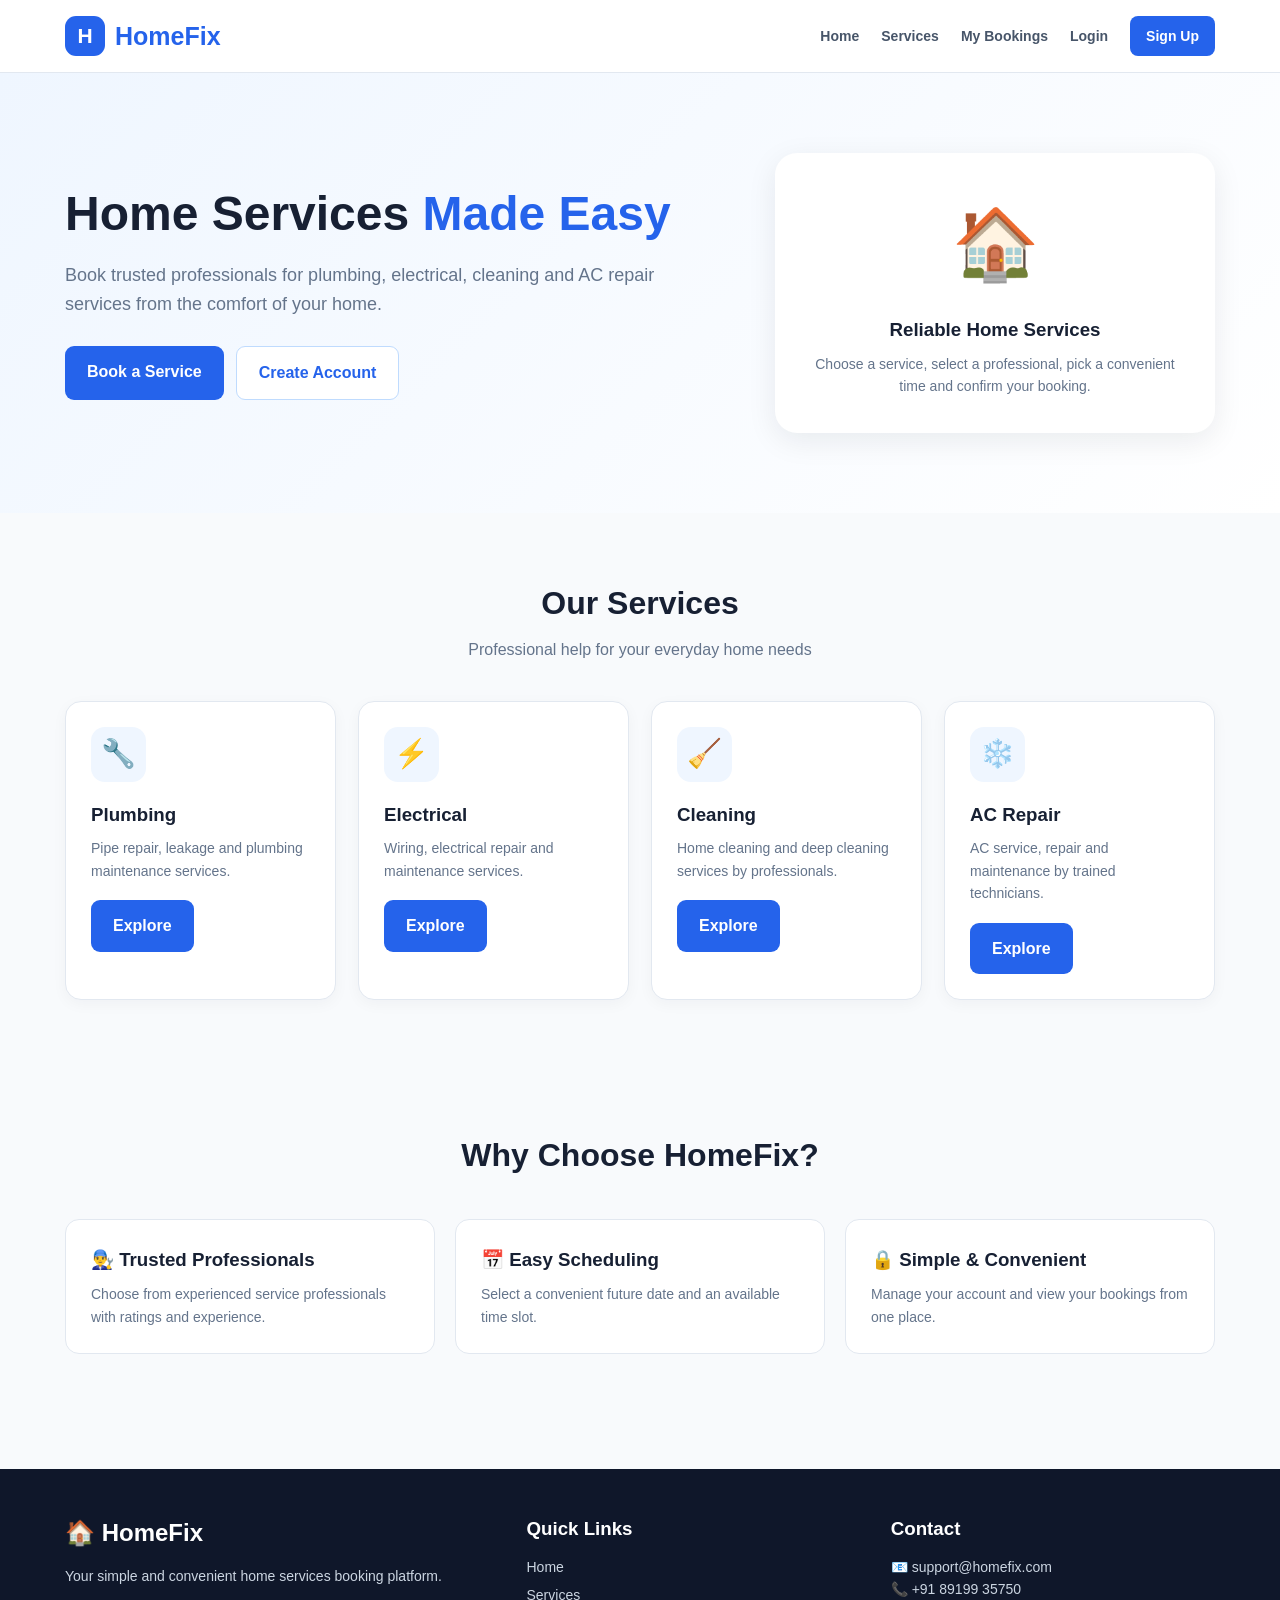
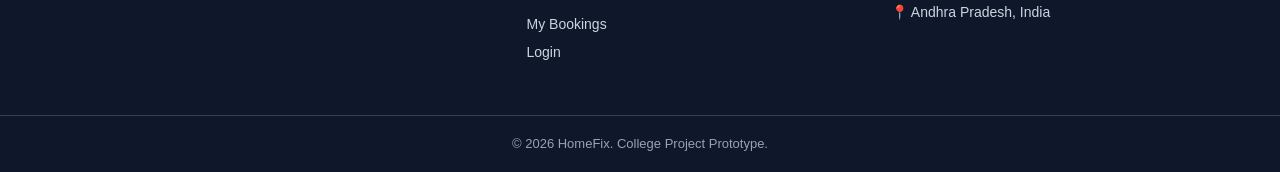
<file: index.html>
<!DOCTYPE html>
<html lang="en">

<head>

    <meta charset="UTF-8">

    <meta
        name="viewport"
        content="width=device-width, initial-scale=1.0">

    <title>HomeFix - Home Services</title>

    <link
        rel="stylesheet"
        href="style.css">

</head>


<body>


<header>

    <div class="container navbar">

        <a href="index.html" class="logo">

            <span class="logo-mark">H</span>

            HomeFix

        </a>


        <nav class="nav-links">

            <a href="index.html">Home</a>

            <a href="services.html">Services</a>

            <a href="bookings.html">My Bookings</a>

            <a
                id="userName"
                class="user-name"
                style="display:none;">
            </a>

            <a
                id="loginLink"
                href="login.html">
                Login
            </a>

            <a
                id="signupLink"
                href="signup.html"
                class="nav-button">
                Sign Up
            </a>

            <a
                id="logoutLink"
                href="#"
                onclick="logoutUser(); return false;"
                style="display:none;">
                Logout
            </a>

        </nav>

    </div>

</header>



<section class="hero">

    <div class="container hero-content">

        <div>

            <h1>
                Home Services
                <span>Made Easy</span>
            </h1>

            <p>
                Book trusted professionals for plumbing,
                electrical, cleaning and AC repair services
                from the comfort of your home.
            </p>


            <div class="hero-buttons">

                <a
                    href="services.html"
                    class="primary-button">
                    Book a Service
                </a>

                <a
                    href="signup.html"
                    class="secondary-button">
                    Create Account
                </a>

            </div>

        </div>


        <div class="hero-card">

            <div class="hero-icon">
                🏠
            </div>

            <h3>
                Reliable Home Services
            </h3>

            <p>
                Choose a service, select a professional,
                pick a convenient time and confirm your booking.
            </p>

        </div>

    </div>

</section>



<section class="section">

    <div class="container">

        <div class="section-title">

            <h2>
                Our Services
            </h2>

            <p>
                Professional help for your everyday home needs
            </p>

        </div>


        <div class="service-grid">


            <div class="service-card">

                <div class="service-icon">🔧</div>

                <h3>Plumbing</h3>

                <p>
                    Pipe repair, leakage and plumbing
                    maintenance services.
                </p>

                <a
                    href="services.html"
                    class="primary-button">
                    Explore
                </a>

            </div>


            <div class="service-card">

                <div class="service-icon">⚡</div>

                <h3>Electrical</h3>

                <p>
                    Wiring, electrical repair and
                    maintenance services.
                </p>

                <a
                    href="services.html"
                    class="primary-button">
                    Explore
                </a>

            </div>


            <div class="service-card">

                <div class="service-icon">🧹</div>

                <h3>Cleaning</h3>

                <p>
                    Home cleaning and deep cleaning
                    services by professionals.
                </p>

                <a
                    href="services.html"
                    class="primary-button">
                    Explore
                </a>

            </div>


            <div class="service-card">

                <div class="service-icon">❄️</div>

                <h3>AC Repair</h3>

                <p>
                    AC service, repair and maintenance
                    by trained technicians.
                </p>

                <a
                    href="services.html"
                    class="primary-button">
                    Explore
                </a>

            </div>

        </div>

    </div>

</section>



<section class="section">

    <div class="container">

        <div class="section-title">

            <h2>
                Why Choose HomeFix?
            </h2>

        </div>


        <div class="info-grid">

            <div class="info-card">

                <h3>👨‍🔧 Trusted Professionals</h3>

                <p>
                    Choose from experienced service
                    professionals with ratings and experience.
                </p>

            </div>


            <div class="info-card">

                <h3>📅 Easy Scheduling</h3>

                <p>
                    Select a convenient future date and
                    an available time slot.
                </p>

            </div>


            <div class="info-card">

                <h3>🔒 Simple & Convenient</h3>

                <p>
                    Manage your account and view your
                    bookings from one place.
                </p>

            </div>

        </div>

    </div>

</section>



<footer>

    <div class="container footer-content">

        <div>

            <div class="footer-logo">
                🏠 HomeFix
            </div>

            <p>
                Your simple and convenient home
                services booking platform.
            </p>

        </div>


        <div>

            <h3>Quick Links</h3>

            <a href="index.html">Home</a>

            <a href="services.html">Services</a>

            <a href="bookings.html">My Bookings</a>

            <a href="login.html">Login</a>

        </div>


        <div>

            <h3>Contact</h3>

            <p>📧 support@homefix.com</p>

            <p>📞 +91 89199 35750</p>

            <p>📍 Andhra Pradesh, India</p>

        </div>

    </div>


    <div class="footer-bottom">

        © 2026 HomeFix. College Project Prototype.

    </div>

</footer>


<script src="script.js"></script>

</body>

</html>
</file>
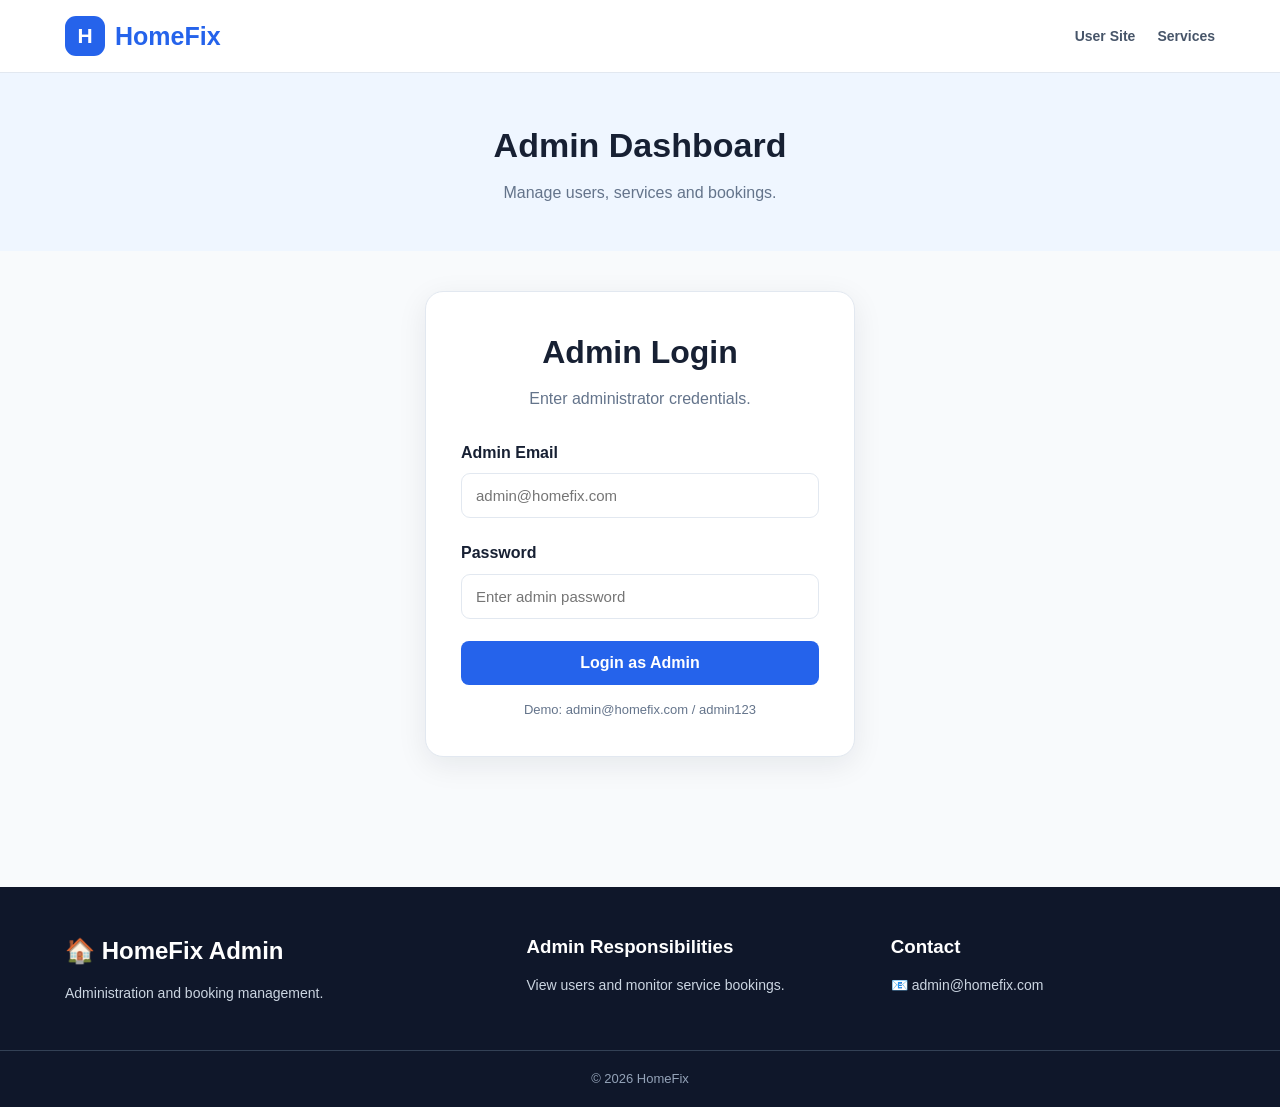
<file: admin.html>
<!DOCTYPE html>
<html lang="en">

<head>

    <meta charset="UTF-8">

    <meta
        name="viewport"
        content="width=device-width, initial-scale=1.0">

    <title>Admin - HomeFix</title>

    <link
        rel="stylesheet"
        href="style.css">

</head>


<body>


<header>

    <div class="container navbar">

        <a href="index.html" class="logo">

            <span class="logo-mark">
                H
            </span>

            HomeFix

        </a>


        <nav class="nav-links">

            <a href="index.html">
                User Site
            </a>

            <a href="services.html">
                Services
            </a>

        </nav>

    </div>

</header>



<section class="page-banner">

    <div class="container">

        <h1>
            Admin Dashboard
        </h1>

        <p>
            Manage users, services and bookings.
        </p>

    </div>

</section>



<main class="container admin-section">


    <!-- ADMIN LOGIN -->

    <div
        id="adminLoginBox"
        class="auth-card"
        style="margin:0 auto 40px auto;">

        <h1>
            Admin Login
        </h1>

        <p class="auth-subtitle">
            Enter administrator credentials.
        </p>


        <div class="form-group">

            <label>
                Admin Email
            </label>

            <input
                type="email"
                id="adminEmail"
                class="form-control"
                placeholder="admin@homefix.com">

        </div>


        <div class="form-group">

            <label>
                Password
            </label>

            <input
                type="password"
                id="adminPassword"
                class="form-control"
                placeholder="Enter admin password">

        </div>


        <button
            class="auth-button"
            onclick="adminLogin()">

            Login as Admin

        </button>


        <p
            id="adminMessage"
            class="auth-message">
        </p>


        <p
            style="font-size:13px;color:#64748b;text-align:center;margin-top:15px;">
            Demo: admin@homefix.com / admin123
        </p>

    </div>



    <!-- ADMIN DASHBOARD -->

    <div
        id="adminDashboard"
        style="display:none;">


        <div class="admin-grid">


            <div class="admin-stat">

                <span>
                    Registered Users
                </span>

                <h2 id="usersCount">
                    0
                </h2>

            </div>


            <div class="admin-stat">

                <span>
                    Total Bookings
                </span>

                <h2 id="bookingsCount">
                    0
                </h2>

            </div>


            <div class="admin-stat">

                <span>
                    Services
                </span>

                <h2 id="servicesCount">
                    0
                </h2>

            </div>

        </div>



        <div
            style="display:flex;justify-content:space-between;align-items:center;margin-bottom:15px;">

            <h2>
                All Bookings
            </h2>

            <button
                class="secondary-button"
                onclick="adminLogout()">

                Admin Logout

            </button>

        </div>



        <div class="admin-table-wrapper">

            <table class="admin-table">

                <thead>

                    <tr>

                        <th>User</th>

                        <th>Service</th>

                        <th>Provider</th>

                        <th>Date</th>

                        <th>Time</th>

                        <th>Payment</th>

                        <th>Status</th>

                    </tr>

                </thead>


                <tbody
                    id="adminBookingTable">

                </tbody>

            </table>

        </div>

    </div>

</main>



<footer>

    <div class="container footer-content">

        <div>

            <div class="footer-logo">
                🏠 HomeFix Admin
            </div>

            <p>
                Administration and booking management.
            </p>

        </div>


        <div>

            <h3>Admin Responsibilities</h3>

            <p>
                View users and monitor service bookings.
            </p>

        </div>


        <div>

            <h3>Contact</h3>

            <p>
                📧 admin@homefix.com
            </p>

        </div>

    </div>


    <div class="footer-bottom">
        © 2026 HomeFix
    </div>

</footer>


<script src="script.js"></script>

</body>

</html>
</file>
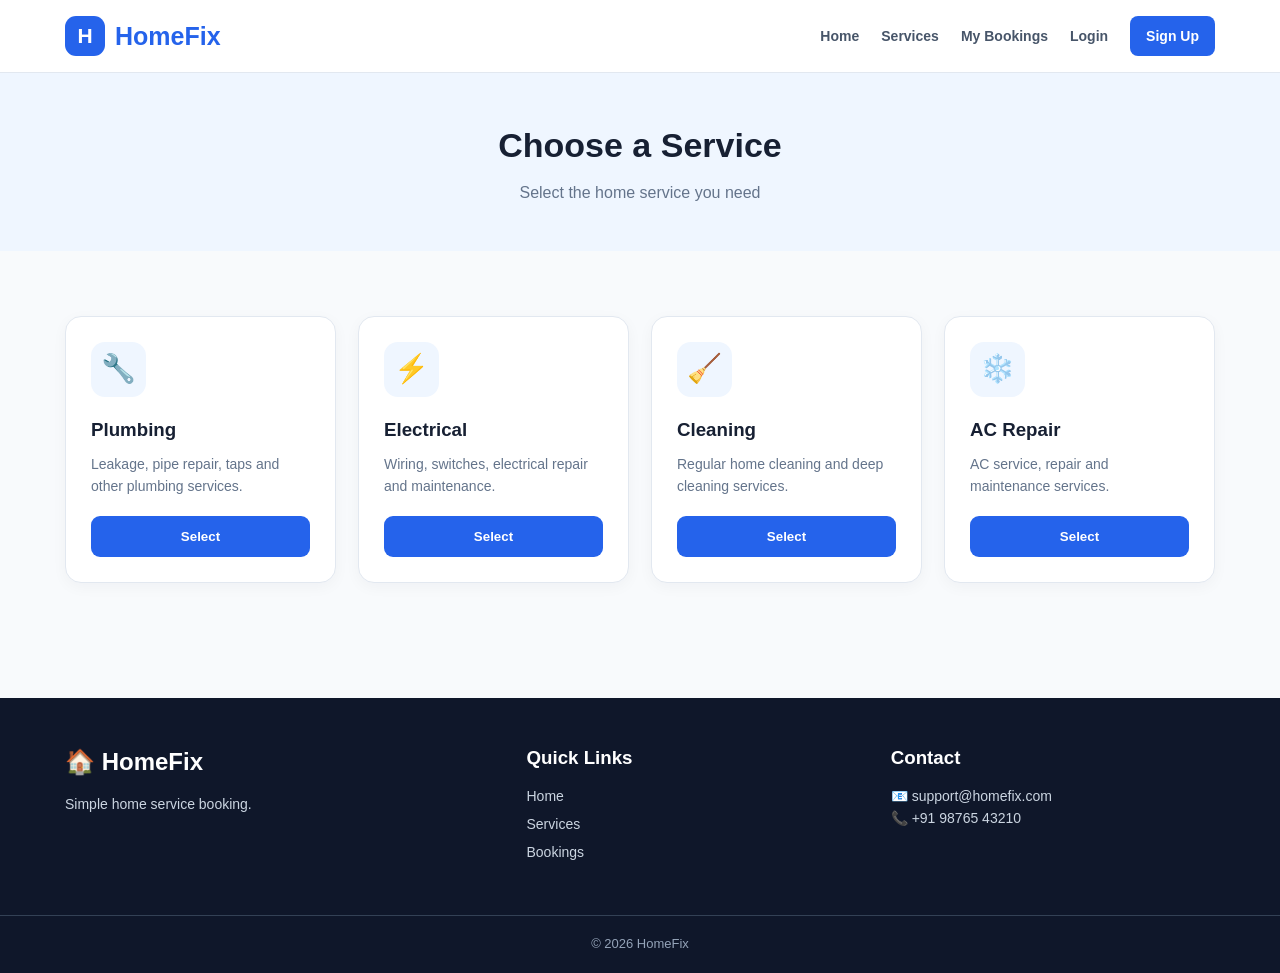
<file: booking.html>
<!DOCTYPE html>
<html lang="en">

<head>

    <meta charset="UTF-8">

    <meta
        name="viewport"
        content="width=device-width, initial-scale=1.0">

    <title>Book Service - HomeFix</title>

    <link
        rel="stylesheet"
        href="style.css">

</head>


<body>


<header>

    <div class="container navbar">

        <a href="index.html" class="logo">
            <span class="logo-mark">H</span>
            HomeFix
        </a>

        <nav class="nav-links">

            <a href="index.html">Home</a>

            <a href="services.html">Services</a>

            <a href="bookings.html">My Bookings</a>

            <a
                id="userName"
                class="user-name"
                style="display:none;">
            </a>

            <a
                id="logoutLink"
                href="#"
                onclick="logoutUser(); return false;"
                style="display:none;">
                Logout
            </a>

        </nav>

    </div>

</header>



<div class="container booking-wrapper">

    <div class="booking-card">

        <h1>
            Complete Your Booking
        </h1>

        <p style="color:#64748b; margin-bottom:25px;">
            Select your date, time and payment method.
        </p>


        <div class="booking-summary">

            <p>
                <strong>Service:</strong>
                <span id="bookingService"></span>
            </p>

            <p>
                <strong>Professional:</strong>
                <span id="bookingProvider"></span>
            </p>

            <p>
                <strong>Starting Price:</strong>
                <span id="bookingPrice"></span>
            </p>

        </div>



        <div class="form-group">

            <label for="bookingDate">
                Select Date
            </label>

            <select
                id="bookingDate"
                class="form-control">

                <option value="">
                    Select date
                </option>

            </select>

        </div>



        <div class="form-group">

            <label>
                Select Available Time
            </label>

            <p
                style="font-size:13px;color:#64748b;margin-bottom:10px;">
                Past time slots are automatically unavailable for today.
            </p>

            <div
                id="timeSlots"
                class="time-grid">
            </div>

        </div>



        <div class="form-group">

            <label for="address">
                Service Address
            </label>

            <textarea
                id="address"
                class="form-control"
                placeholder="Enter your complete address">
            </textarea>

        </div>



        <div class="form-group">

            <label for="problem">
                Describe the Problem
            </label>

            <textarea
                id="problem"
                class="form-control"
                placeholder="Example: Kitchen tap is leaking">
            </textarea>

        </div>



        <div class="form-group">

            <label>
                Payment Method
            </label>


            <div class="payment-grid">


                <label class="payment-option">

                    <input
                        type="radio"
                        name="payment"
                        value="UPI">

                    📱 UPI

                </label>


                <label class="payment-option">

                    <input
                        type="radio"
                        name="payment"
                        value="Card">

                    💳 Card

                </label>


                <label class="payment-option">

                    <input
                        type="radio"
                        name="payment"
                        value="Cash on Service">

                    💵 Cash

                </label>


            </div>

        </div>



        <div class="total-box">

            <strong>
                Estimated Total
            </strong>

            <span
                id="totalPrice"
                class="total-price">
                ₹0
            </span>

        </div>



        <button
            class="booking-submit"
            onclick="confirmBooking()">

            Confirm Booking

        </button>

    </div>

</div>



<footer>

    <div class="container footer-content">

        <div>
            <div class="footer-logo">🏠 HomeFix</div>
            <p>
                Easy and convenient home services.
            </p>
        </div>

        <div>
            <h3>Support</h3>
            <p>📧 support@homefix.com</p>
            <p>📞 +91 98765 43210</p>
        </div>

        <div>
            <h3>Service Hours</h3>
            <p>8:00 AM - 8:00 PM</p>
            <p>Monday - Sunday</p>
        </div>

    </div>

    <div class="footer-bottom">
        © 2026 HomeFix
    </div>

</footer>


<script src="script.js"></script>

</body>

</html>
</file>
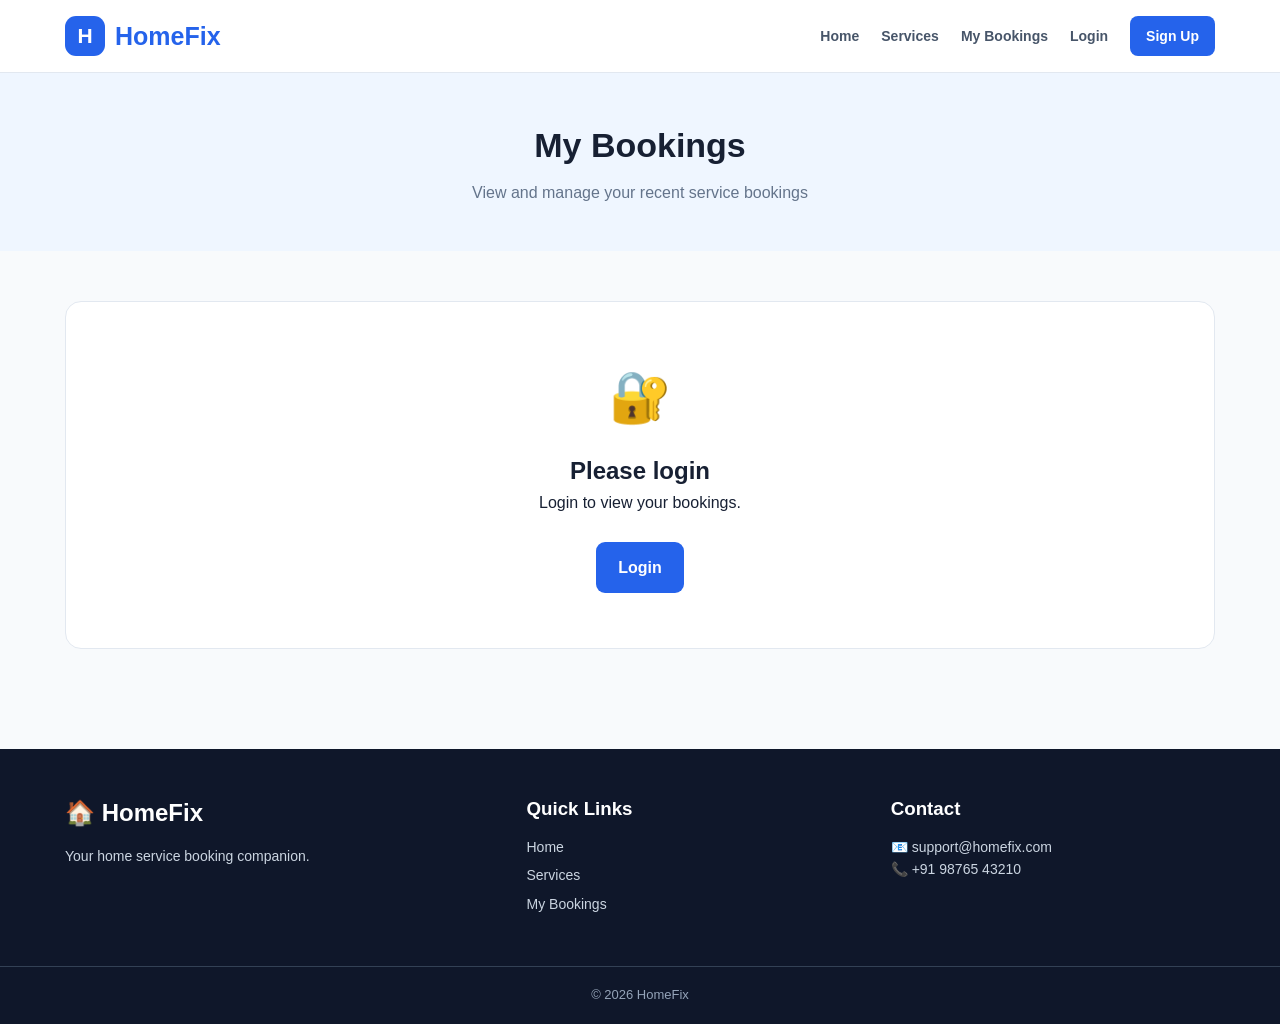
<file: bookings.html>
<!DOCTYPE html>
<html lang="en">

<head>

    <meta charset="UTF-8">

    <meta
        name="viewport"
        content="width=device-width, initial-scale=1.0">

    <title>My Bookings - HomeFix</title>

    <link
        rel="stylesheet"
        href="style.css">

</head>


<body>


<header>

    <div class="container navbar">

        <a href="index.html" class="logo">
            <span class="logo-mark">H</span>
            HomeFix
        </a>


        <nav class="nav-links">

            <a href="index.html">Home</a>

            <a href="services.html">Services</a>

            <a href="bookings.html">
                My Bookings
            </a>

            <a
                id="userName"
                class="user-name"
                style="display:none;">
            </a>

            <a
                id="loginLink"
                href="login.html">
                Login
            </a>

            <a
                id="signupLink"
                href="signup.html"
                class="nav-button">
                Sign Up
            </a>

            <a
                id="logoutLink"
                href="#"
                onclick="logoutUser(); return false;"
                style="display:none;">
                Logout
            </a>

        </nav>

    </div>

</header>



<section class="page-banner">

    <div class="container">

        <h1>
            My Bookings
        </h1>

        <p>
            View and manage your recent service bookings
        </p>

    </div>

</section>



<main class="container bookings-page">

    <div id="bookingList" class="booking-list">

    </div>

</main>



<footer>

    <div class="container footer-content">

        <div>
            <div class="footer-logo">🏠 HomeFix</div>

            <p>
                Your home service booking companion.
            </p>
        </div>


        <div>

            <h3>Quick Links</h3>

            <a href="index.html">Home</a>

            <a href="services.html">Services</a>

            <a href="bookings.html">My Bookings</a>

        </div>


        <div>

            <h3>Contact</h3>

            <p>📧 support@homefix.com</p>

            <p>📞 +91 98765 43210</p>

        </div>

    </div>


    <div class="footer-bottom">
        © 2026 HomeFix
    </div>

</footer>


<script src="script.js"></script>

</body>

</html>
</file>
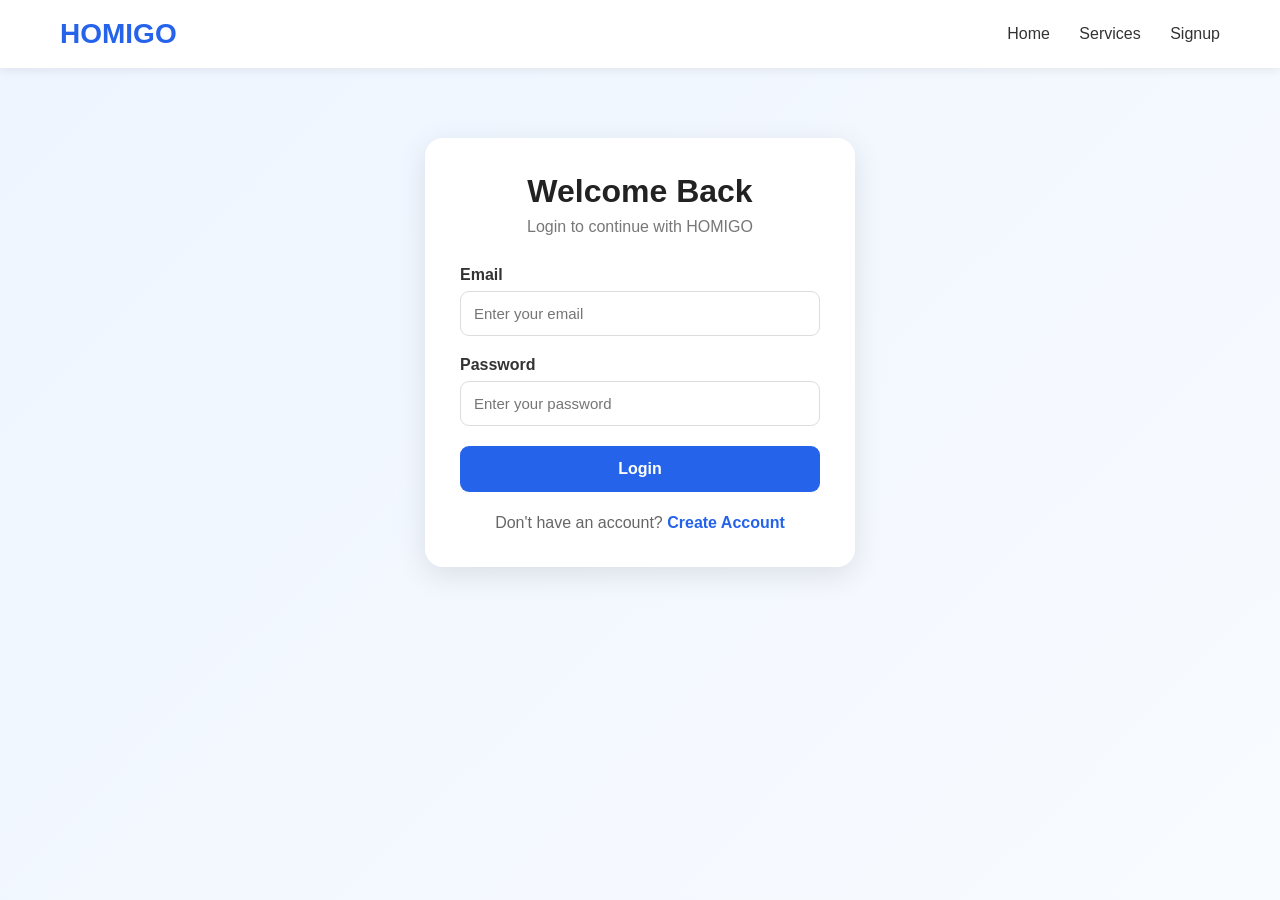
<file: login.html>
<!DOCTYPE html>
<html lang="en">

<head>
    <meta charset="UTF-8">
    <meta name="viewport" content="width=device-width, initial-scale=1.0">

    <title>Login - HOMIGO</title>

    <style>

        * {
            box-sizing: border-box;
            margin: 0;
            padding: 0;
            font-family: Arial, sans-serif;
        }

        body {
            background: linear-gradient(135deg, #eef5ff, #f8fbff);
            min-height: 100vh;
        }

        header {
            background: white;
            padding: 18px 60px;
            display: flex;
            justify-content: space-between;
            align-items: center;
            box-shadow: 0 2px 10px rgba(0,0,0,0.08);
        }

        .logo {
            font-size: 28px;
            font-weight: bold;
            color: #2563eb;
        }

        nav a {
            text-decoration: none;
            color: #333;
            margin-left: 25px;
            font-weight: 500;
        }

        nav a:hover {
            color: #2563eb;
        }

        .login-container {
            width: 100%;
            max-width: 430px;
            margin: 70px auto;
            padding: 35px;
            background: white;
            border-radius: 18px;
            box-shadow: 0 8px 30px rgba(0,0,0,0.10);
        }

        .login-container h1 {
            text-align: center;
            color: #222;
            margin-bottom: 8px;
        }

        .subtitle {
            text-align: center;
            color: #777;
            margin-bottom: 30px;
        }

        label {
            display: block;
            margin-bottom: 7px;
            font-weight: bold;
            color: #333;
        }

        input {
            width: 100%;
            padding: 13px;
            margin-bottom: 20px;
            border: 1px solid #ddd;
            border-radius: 9px;
            font-size: 15px;
            outline: none;
        }

        input:focus {
            border-color: #2563eb;
        }

        .login-button {
            width: 100%;
            padding: 14px;
            border: none;
            border-radius: 9px;
            background: #2563eb;
            color: white;
            font-size: 16px;
            font-weight: bold;
            cursor: pointer;
        }

        .login-button:hover {
            background: #1d4ed8;
        }

        #loginMessage {
            text-align: center;
            margin-top: 18px;
            font-weight: bold;
        }

        .signup-link {
            text-align: center;
            margin-top: 22px;
            color: #666;
        }

        .signup-link a {
            color: #2563eb;
            text-decoration: none;
            font-weight: bold;
        }

    </style>

</head>

<body>

    <header>

        <div class="logo">HOMIGO</div>

        <nav>
            <a href="index.html">Home</a>
            <a href="services.html">Services</a>
            <a href="signup.html">Signup</a>
        </nav>

    </header>


    <div class="login-container">

        <h1>Welcome Back</h1>

        <p class="subtitle">
            Login to continue with HOMIGO
        </p>


        <label>Email</label>

        <input
            type="email"
            id="loginEmail"
            placeholder="Enter your email"
        >


        <label>Password</label>

        <input
            type="password"
            id="loginPassword"
            placeholder="Enter your password"
        >


        <button
            class="login-button"
            onclick="loginUser()"
        >
            Login
        </button>


        <p id="loginMessage"></p>


        <p class="signup-link">
            Don't have an account?
            <a href="signup.html">Create Account</a>
        </p>

    </div>


    <script src="script.js"></script>

</body>

</html>
</file>
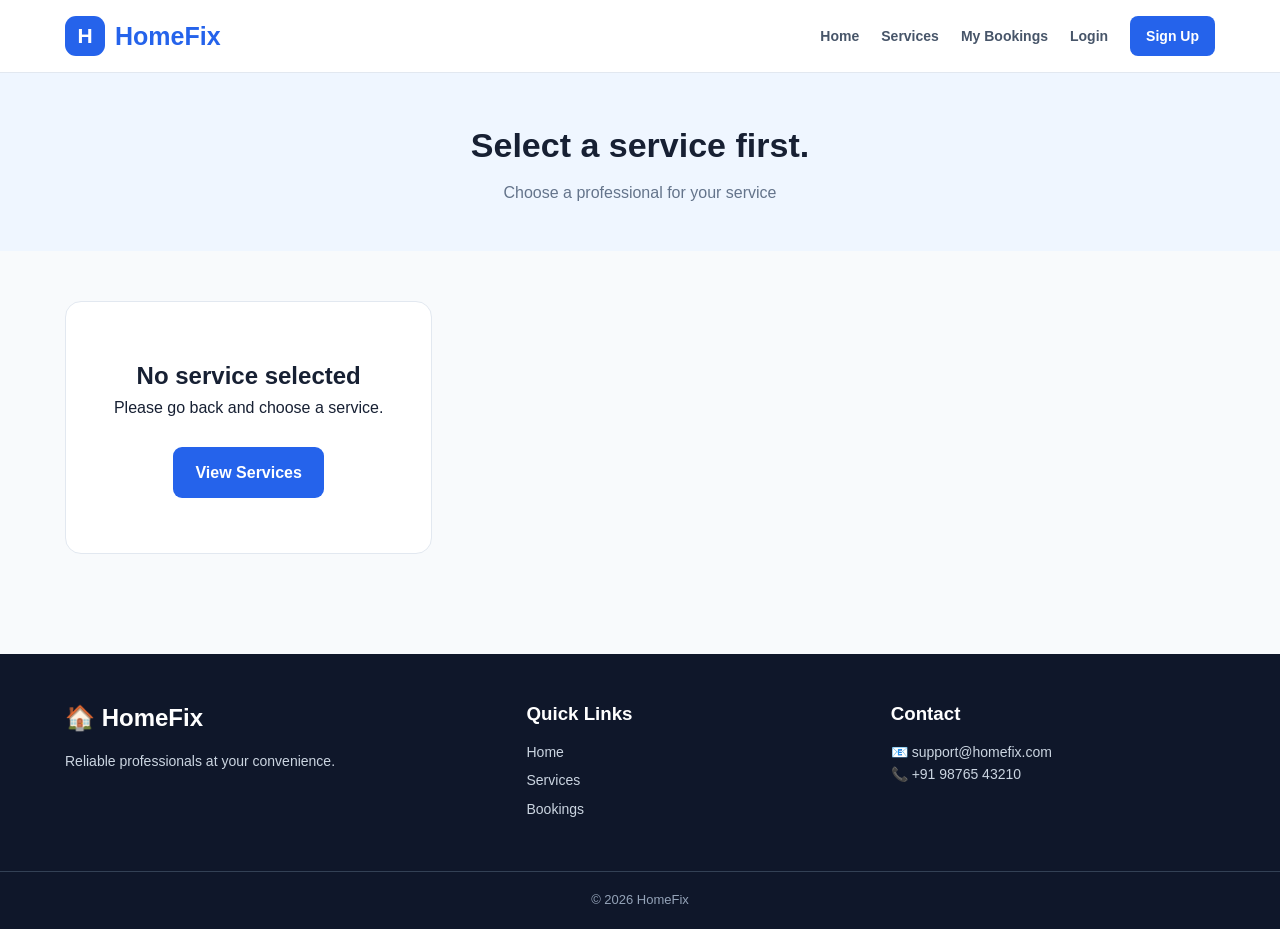
<file: providers.html>
<!DOCTYPE html>
<html lang="en">

<head>

    <meta charset="UTF-8">

    <meta
        name="viewport"
        content="width=device-width, initial-scale=1.0">

    <title>Professionals - HomeFix</title>

    <link
        rel="stylesheet"
        href="style.css">

</head>


<body>


<header>

    <div class="container navbar">

        <a href="index.html" class="logo">
            <span class="logo-mark">H</span>
            HomeFix
        </a>

        <nav class="nav-links">

            <a href="index.html">Home</a>

            <a href="services.html">Services</a>

            <a href="bookings.html">My Bookings</a>

            <a
                id="userName"
                class="user-name"
                style="display:none;">
            </a>

            <a id="loginLink" href="login.html">
                Login
            </a>

            <a
                id="signupLink"
                href="signup.html"
                class="nav-button">
                Sign Up
            </a>

            <a
                id="logoutLink"
                href="#"
                onclick="logoutUser(); return false;"
                style="display:none;">
                Logout
            </a>

        </nav>

    </div>

</header>



<section class="page-banner">

    <div class="container">

        <h1 id="serviceTitle">
            Available Professionals
        </h1>

        <p>
            Choose a professional for your service
        </p>

    </div>

</section>



<main class="container">

    <div
        id="providerGrid"
        class="provider-grid">
    </div>

</main>



<footer>

    <div class="container footer-content">

        <div>
            <div class="footer-logo">🏠 HomeFix</div>
            <p>
                Reliable professionals at your convenience.
            </p>
        </div>

        <div>
            <h3>Quick Links</h3>
            <a href="index.html">Home</a>
            <a href="services.html">Services</a>
            <a href="bookings.html">Bookings</a>
        </div>

        <div>
            <h3>Contact</h3>
            <p>📧 support@homefix.com</p>
            <p>📞 +91 98765 43210</p>
        </div>

    </div>

    <div class="footer-bottom">
        © 2026 HomeFix
    </div>

</footer>


<script src="script.js"></script>

</body>

</html>
</file>
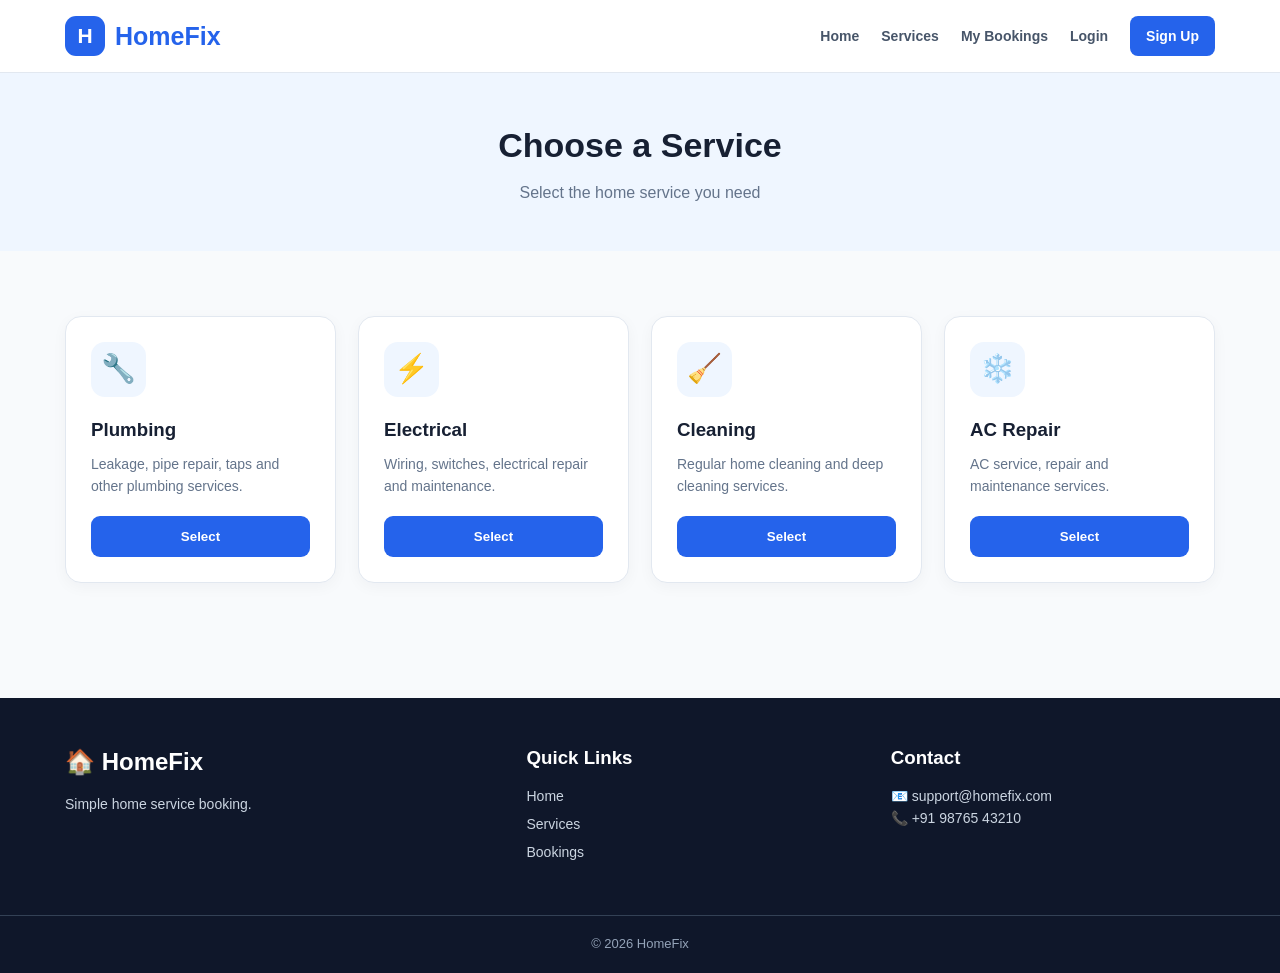
<file: services.html>
<!DOCTYPE html>
<html lang="en">

<head>

    <meta charset="UTF-8">

    <meta
        name="viewport"
        content="width=device-width, initial-scale=1.0">

    <title>Services - HomeFix</title>

    <link
        rel="stylesheet"
        href="style.css">

</head>


<body>


<header>

    <div class="container navbar">

        <a href="index.html" class="logo">
            <span class="logo-mark">H</span>
            HomeFix
        </a>


        <nav class="nav-links">

            <a href="index.html">Home</a>

            <a href="services.html">Services</a>

            <a href="bookings.html">My Bookings</a>

            <a
                id="userName"
                class="user-name"
                style="display:none;">
            </a>

            <a id="loginLink" href="login.html">
                Login
            </a>

            <a
                id="signupLink"
                href="signup.html"
                class="nav-button">
                Sign Up
            </a>

            <a
                id="logoutLink"
                href="#"
                onclick="logoutUser(); return false;"
                style="display:none;">
                Logout
            </a>

        </nav>

    </div>

</header>



<section class="page-banner">

    <div class="container">

        <h1>Choose a Service</h1>

        <p>
            Select the home service you need
        </p>

    </div>

</section>



<section class="section">

    <div class="container">

        <div class="service-grid">


            <div class="service-card">

                <div class="service-icon">🔧</div>

                <h3>Plumbing</h3>

                <p>
                    Leakage, pipe repair, taps and
                    other plumbing services.
                </p>

                <button
                    class="primary-button"
                    onclick="selectService('Plumbing')">
                    Select
                </button>

            </div>


            <div class="service-card">

                <div class="service-icon">⚡</div>

                <h3>Electrical</h3>

                <p>
                    Wiring, switches, electrical
                    repair and maintenance.
                </p>

                <button
                    class="primary-button"
                    onclick="selectService('Electrical')">
                    Select
                </button>

            </div>


            <div class="service-card">

                <div class="service-icon">🧹</div>

                <h3>Cleaning</h3>

                <p>
                    Regular home cleaning and
                    deep cleaning services.
                </p>

                <button
                    class="primary-button"
                    onclick="selectService('Cleaning')">
                    Select
                </button>

            </div>


            <div class="service-card">

                <div class="service-icon">❄️</div>

                <h3>AC Repair</h3>

                <p>
                    AC service, repair and
                    maintenance services.
                </p>

                <button
                    class="primary-button"
                    onclick="selectService('AC Repair')">
                    Select
                </button>

            </div>

        </div>

    </div>

</section>



<footer>

    <div class="container footer-content">

        <div>
            <div class="footer-logo">🏠 HomeFix</div>
            <p>
                Simple home service booking.
            </p>
        </div>

        <div>
            <h3>Quick Links</h3>
            <a href="index.html">Home</a>
            <a href="services.html">Services</a>
            <a href="bookings.html">Bookings</a>
        </div>

        <div>
            <h3>Contact</h3>
            <p>📧 support@homefix.com</p>
            <p>📞 +91 98765 43210</p>
        </div>

    </div>

    <div class="footer-bottom">
        © 2026 HomeFix
    </div>

</footer>


<script src="script.js"></script>

</body>

</html>
</file>
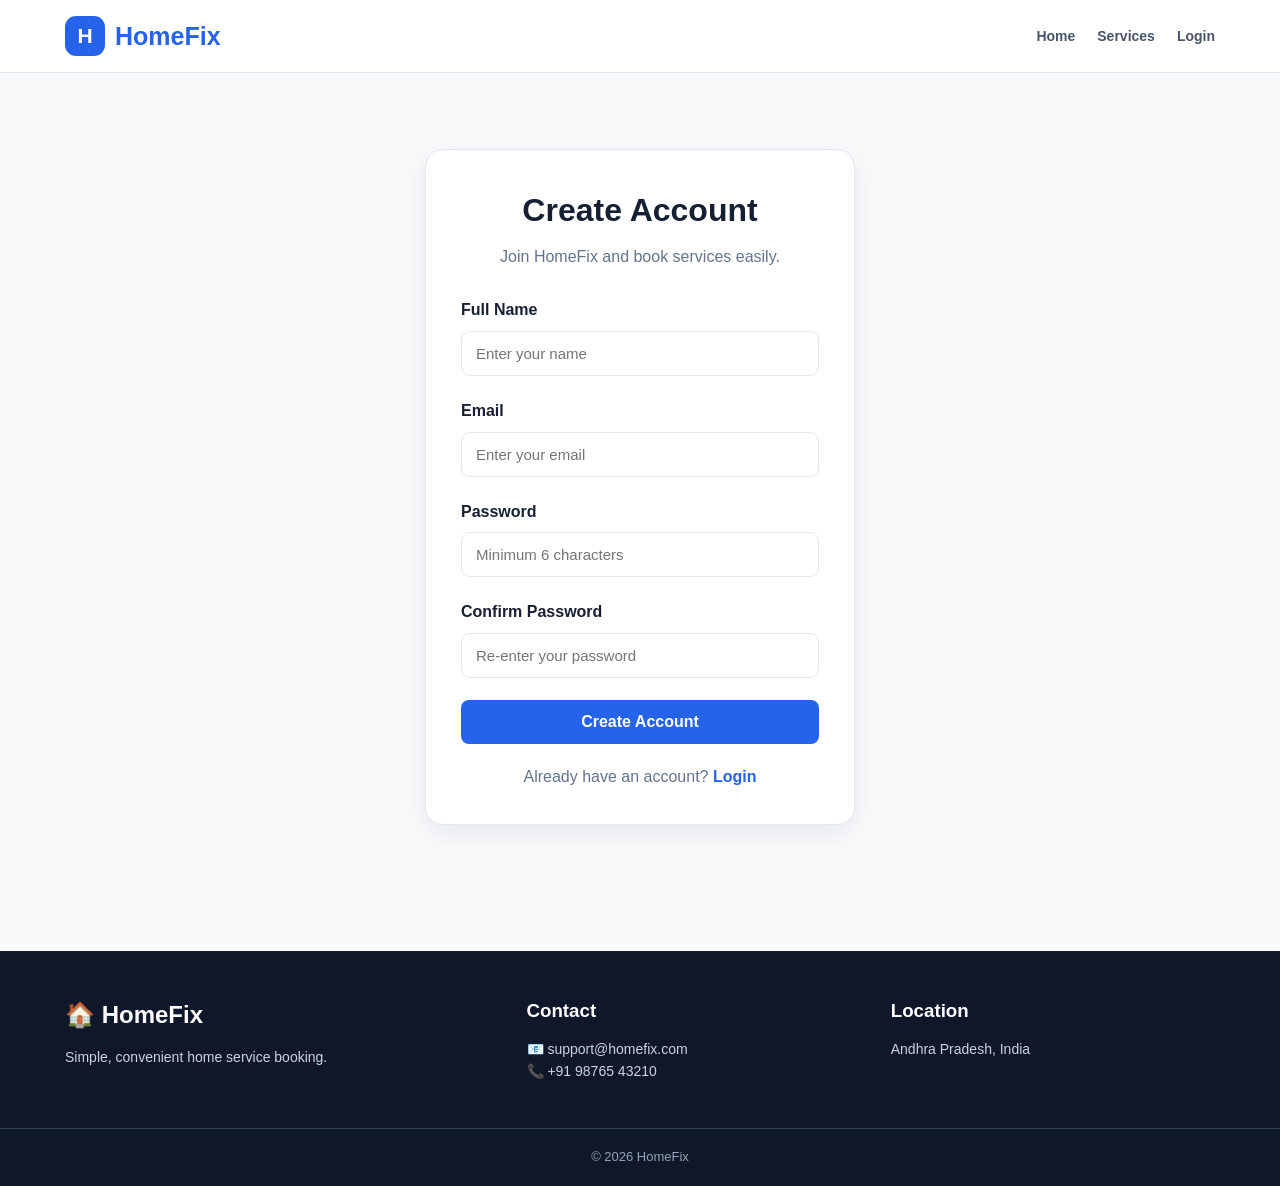
<file: signup.html>
<!DOCTYPE html>
<html lang="en">

<head>

    <meta charset="UTF-8">

    <meta
        name="viewport"
        content="width=device-width, initial-scale=1.0">

    <title>Create Account - HomeFix</title>

    <link
        rel="stylesheet"
        href="style.css">

</head>


<body>


<header>

    <div class="container navbar">

        <a href="index.html" class="logo">
            <span class="logo-mark">H</span>
            HomeFix
        </a>


        <nav class="nav-links">

            <a href="index.html">Home</a>

            <a href="services.html">Services</a>

            <a href="login.html">Login</a>

        </nav>

    </div>

</header>



<main class="auth-page">

    <div class="auth-card">

        <h1>
            Create Account
        </h1>

        <p class="auth-subtitle">
            Join HomeFix and book services easily.
        </p>


        <div class="form-group">

            <label>
                Full Name
            </label>

            <input
                type="text"
                id="signupName"
                class="form-control"
                placeholder="Enter your name">

        </div>


        <div class="form-group">

            <label>
                Email
            </label>

            <input
                type="email"
                id="signupEmail"
                class="form-control"
                placeholder="Enter your email">

        </div>


        <div class="form-group">

            <label>
                Password
            </label>

            <input
                type="password"
                id="signupPassword"
                class="form-control"
                placeholder="Minimum 6 characters">

        </div>


        <div class="form-group">

            <label>
                Confirm Password
            </label>

            <input
                type="password"
                id="signupConfirmPassword"
                class="form-control"
                placeholder="Re-enter your password">

        </div>


        <button
            class="auth-button"
            onclick="signupUser()">

            Create Account

        </button>


        <p
            id="signupMessage"
            class="auth-message">
        </p>


        <div class="auth-bottom">

            Already have an account?

            <a href="login.html">
                Login
            </a>

        </div>

    </div>

</main>



<footer>

    <div class="container footer-content">

        <div>

            <div class="footer-logo">
                🏠 HomeFix
            </div>

            <p>
                Simple, convenient home service booking.
            </p>

        </div>


        <div>

            <h3>Contact</h3>

            <p>📧 support@homefix.com</p>

            <p>📞 +91 98765 43210</p>

        </div>


        <div>

            <h3>Location</h3>

            <p>
                Andhra Pradesh, India
            </p>

        </div>

    </div>


    <div class="footer-bottom">
        © 2026 HomeFix
    </div>

</footer>


<script src="script.js"></script>

</body>

</html>
</file>
<file: style.css>
/* =========================================
   HOMEFIX - COMMON STYLES
========================================= */

* {
    box-sizing: border-box;
    margin: 0;
    padding: 0;
}

:root {
    --primary: #2563eb;
    --primary-dark: #1d4ed8;
    --secondary: #eff6ff;
    --text: #172033;
    --muted: #64748b;
    --light: #f8fafc;
    --white: #ffffff;
    --border: #e2e8f0;
    --success: #15803d;
    --success-bg: #dcfce7;
    --danger: #dc2626;
    --shadow: 0 8px 30px rgba(15, 23, 42, 0.08);
}

body {
    font-family: Arial, Helvetica, sans-serif;
    background: var(--light);
    color: var(--text);
    line-height: 1.6;
}

a {
    text-decoration: none;
    color: inherit;
}

button {
    font-family: inherit;
}

.container {
    width: 90%;
    max-width: 1150px;
    margin: auto;
}


/* =========================================
   HEADER
========================================= */

header {
    background: var(--white);
    border-bottom: 1px solid var(--border);
    position: sticky;
    top: 0;
    z-index: 1000;
}

.navbar {
    min-height: 72px;
    display: flex;
    justify-content: space-between;
    align-items: center;
    gap: 20px;
}

.logo {
    display: flex;
    align-items: center;
    gap: 10px;
    color: var(--primary);
    font-size: 25px;
    font-weight: 800;
}

.logo-mark {
    width: 40px;
    height: 40px;
    background: var(--primary);
    color: white;
    border-radius: 11px;
    display: flex;
    justify-content: center;
    align-items: center;
    font-size: 21px;
}

.nav-links {
    display: flex;
    align-items: center;
    gap: 22px;
}

.nav-links a {
    color: #475569;
    font-weight: 600;
    font-size: 14px;
}

.nav-links a:hover {
    color: var(--primary);
}

.nav-button {
    background: var(--primary);
    color: white !important;
    padding: 9px 16px;
    border-radius: 8px;
}

.user-name {
    color: var(--primary) !important;
}


/* =========================================
   HERO
========================================= */

.hero {
    background: linear-gradient(135deg, #eff6ff, #ffffff);
    padding: 80px 0;
}

.hero-content {
    display: grid;
    grid-template-columns: 1.2fr 0.8fr;
    gap: 50px;
    align-items: center;
}

.hero h1 {
    font-size: 48px;
    line-height: 1.15;
    margin-bottom: 20px;
}

.hero h1 span {
    color: var(--primary);
}

.hero p {
    color: var(--muted);
    font-size: 18px;
    max-width: 600px;
    margin-bottom: 28px;
}

.hero-buttons {
    display: flex;
    gap: 12px;
    flex-wrap: wrap;
}

.primary-button,
.secondary-button {
    display: inline-block;
    padding: 13px 22px;
    border-radius: 9px;
    font-weight: bold;
    cursor: pointer;
    border: none;
}

.primary-button {
    background: var(--primary);
    color: white;
}

.primary-button:hover {
    background: var(--primary-dark);
}

.secondary-button {
    background: white;
    color: var(--primary);
    border: 1px solid #bfdbfe;
}

.hero-card {
    background: white;
    border-radius: 22px;
    padding: 35px;
    box-shadow: var(--shadow);
    text-align: center;
}

.hero-icon {
    font-size: 70px;
    margin-bottom: 15px;
}

.hero-card h3 {
    margin-bottom: 8px;
}

.hero-card p {
    font-size: 14px;
    margin: 0;
}


/* =========================================
   SECTIONS
========================================= */

.section {
    padding: 65px 0;
}

.section-title {
    text-align: center;
    margin-bottom: 38px;
}

.section-title h2 {
    font-size: 32px;
    margin-bottom: 8px;
}

.section-title p {
    color: var(--muted);
}


/* =========================================
   SERVICE CARDS
========================================= */

.service-grid {
    display: grid;
    grid-template-columns: repeat(4, 1fr);
    gap: 22px;
}

.service-card {
    background: white;
    border: 1px solid var(--border);
    border-radius: 16px;
    padding: 25px;
    box-shadow: 0 4px 15px rgba(15, 23, 42, 0.04);
    transition: 0.2s;
}

.service-card:hover {
    transform: translateY(-4px);
    box-shadow: var(--shadow);
}

.service-icon {
    width: 55px;
    height: 55px;
    border-radius: 14px;
    background: var(--secondary);
    display: flex;
    justify-content: center;
    align-items: center;
    font-size: 28px;
    margin-bottom: 18px;
}

.service-card h3 {
    margin-bottom: 8px;
}

.service-card p {
    color: var(--muted);
    font-size: 14px;
    margin-bottom: 18px;
}

.service-card button {
    width: 100%;
}


/* =========================================
   PROVIDERS
========================================= */

.page-banner {
    background: #eff6ff;
    padding: 45px 0;
    text-align: center;
}

.page-banner h1 {
    font-size: 34px;
    margin-bottom: 8px;
}

.page-banner p {
    color: var(--muted);
}

.provider-grid {
    display: grid;
    grid-template-columns: repeat(3, 1fr);
    gap: 24px;
    padding: 50px 0;
}

.provider-card {
    background: white;
    padding: 28px;
    border: 1px solid var(--border);
    border-radius: 17px;
    box-shadow: 0 4px 15px rgba(15, 23, 42, 0.05);
}

.provider-avatar {
    width: 65px;
    height: 65px;
    border-radius: 50%;
    background: #dbeafe;
    color: var(--primary);
    display: flex;
    align-items: center;
    justify-content: center;
    font-size: 25px;
    font-weight: bold;
    margin-bottom: 18px;
}

.provider-card h2 {
    font-size: 21px;
    margin-bottom: 3px;
}

.provider-job {
    color: var(--muted);
    margin-bottom: 14px;
}

.rating {
    color: #b45309;
    font-weight: bold;
    margin-bottom: 8px;
}

.provider-info {
    color: #475569;
    margin-bottom: 6px;
}

.price {
    color: var(--primary);
    font-weight: bold;
    font-size: 17px;
    margin: 15px 0;
}

.provider-card button {
    width: 100%;
}


/* =========================================
   BOOKING
========================================= */

.booking-wrapper {
    max-width: 850px;
    margin: 45px auto;
}

.booking-card {
    background: white;
    border: 1px solid var(--border);
    border-radius: 18px;
    padding: 32px;
    box-shadow: var(--shadow);
}

.booking-summary {
    background: #eff6ff;
    border-radius: 12px;
    padding: 18px;
    margin-bottom: 28px;
}

.booking-summary p {
    margin: 4px 0;
}

.form-group {
    margin-bottom: 22px;
}

.form-group label {
    display: block;
    font-weight: bold;
    margin-bottom: 8px;
}

.form-control {
    width: 100%;
    padding: 13px 14px;
    border: 1px solid var(--border);
    border-radius: 9px;
    font-size: 15px;
    background: white;
}

.form-control:focus {
    outline: none;
    border-color: var(--primary);
}

textarea.form-control {
    min-height: 100px;
    resize: vertical;
}

.time-grid {
    display: grid;
    grid-template-columns: repeat(4, 1fr);
    gap: 10px;
}

.time-slot {
    border: 1px solid #bfdbfe;
    background: white;
    color: var(--primary);
    padding: 11px 5px;
    border-radius: 8px;
    cursor: pointer;
}

.time-slot:hover:not(:disabled) {
    background: #eff6ff;
}

.time-slot.selected {
    background: var(--primary);
    color: white;
    border-color: var(--primary);
}

.time-slot:disabled {
    color: #cbd5e1;
    background: #f8fafc;
    border-color: #e2e8f0;
    cursor: not-allowed;
    text-decoration: line-through;
}

.payment-grid {
    display: grid;
    grid-template-columns: repeat(3, 1fr);
    gap: 12px;
}

.payment-option {
    border: 1px solid var(--border);
    border-radius: 10px;
    padding: 15px;
    cursor: pointer;
    text-align: center;
}

.payment-option input {
    margin-right: 6px;
}

.payment-option:has(input:checked) {
    border-color: var(--primary);
    background: #eff6ff;
}

.total-box {
    background: #f8fafc;
    border: 1px solid var(--border);
    border-radius: 10px;
    padding: 18px;
    display: flex;
    justify-content: space-between;
    margin: 20px 0;
}

.total-price {
    color: var(--primary);
    font-size: 20px;
    font-weight: bold;
}

.booking-submit {
    width: 100%;
    padding: 15px;
    border: none;
    background: var(--primary);
    color: white;
    border-radius: 9px;
    font-size: 16px;
    font-weight: bold;
    cursor: pointer;
}


/* =========================================
   AUTH
========================================= */

.auth-page {
    min-height: calc(100vh - 72px);
    display: flex;
    justify-content: center;
    align-items: center;
    padding: 45px 20px;
}

.auth-card {
    width: 100%;
    max-width: 430px;
    background: white;
    padding: 35px;
    border-radius: 18px;
    box-shadow: var(--shadow);
    border: 1px solid var(--border);
}

.auth-card h1 {
    text-align: center;
    margin-bottom: 8px;
}

.auth-subtitle {
    text-align: center;
    color: var(--muted);
    margin-bottom: 28px;
}

.auth-button {
    width: 100%;
    padding: 13px;
    border: none;
    border-radius: 8px;
    background: var(--primary);
    color: white;
    font-size: 16px;
    font-weight: bold;
    cursor: pointer;
}

.auth-message {
    text-align: center;
    margin-top: 14px;
    font-weight: bold;
}

.auth-bottom {
    text-align: center;
    margin-top: 20px;
    color: var(--muted);
}

.auth-bottom a {
    color: var(--primary);
    font-weight: bold;
}


/* =========================================
   BOOKINGS
========================================= */

.bookings-page {
    padding: 50px 0;
}

.booking-list {
    display: grid;
    gap: 20px;
}

.saved-booking {
    background: white;
    border: 1px solid var(--border);
    border-radius: 16px;
    padding: 25px;
    box-shadow: var(--shadow);
}

.saved-booking-header {
    display: flex;
    justify-content: space-between;
    align-items: center;
    gap: 15px;
    margin-bottom: 18px;
}

.status-badge {
    background: var(--success-bg);
    color: var(--success);
    padding: 6px 12px;
    border-radius: 20px;
    font-size: 13px;
    font-weight: bold;
}

.booking-details {
    display: grid;
    grid-template-columns: repeat(2, 1fr);
    gap: 10px;
}

.detail-item {
    background: #f8fafc;
    padding: 11px;
    border-radius: 8px;
    font-size: 14px;
}

.empty-state {
    background: white;
    text-align: center;
    padding: 55px 25px;
    border-radius: 16px;
    border: 1px solid var(--border);
}

.empty-state-icon {
    font-size: 50px;
    margin-bottom: 15px;
}


/* =========================================
   INFO SECTIONS
========================================= */

.info-grid {
    display: grid;
    grid-template-columns: repeat(3, 1fr);
    gap: 20px;
}

.info-card {
    background: white;
    padding: 25px;
    border: 1px solid var(--border);
    border-radius: 14px;
}

.info-card h3 {
    margin-bottom: 8px;
}

.info-card p {
    color: var(--muted);
    font-size: 14px;
}


/* =========================================
   ADMIN
========================================= */

.admin-section {
    padding: 40px 0;
}

.admin-grid {
    display: grid;
    grid-template-columns: repeat(3, 1fr);
    gap: 20px;
    margin-bottom: 35px;
}

.admin-stat {
    background: white;
    border: 1px solid var(--border);
    border-radius: 14px;
    padding: 22px;
}

.admin-stat span {
    color: var(--muted);
    font-size: 14px;
}

.admin-stat h2 {
    color: var(--primary);
    font-size: 30px;
    margin-top: 5px;
}

.admin-table-wrapper {
    overflow-x: auto;
    background: white;
    border-radius: 14px;
    border: 1px solid var(--border);
}

.admin-table {
    width: 100%;
    border-collapse: collapse;
    min-width: 700px;
}

.admin-table th,
.admin-table td {
    text-align: left;
    padding: 14px;
    border-bottom: 1px solid var(--border);
}

.admin-table th {
    background: #f8fafc;
}


/* =========================================
   SUCCESS MESSAGE
========================================= */

.success-popup {
    position: fixed;
    right: 25px;
    top: 90px;
    width: 320px;
    background: white;
    border-left: 5px solid var(--success);
    box-shadow: var(--shadow);
    border-radius: 10px;
    padding: 18px;
    z-index: 2000;
}

.success-popup h3 {
    color: var(--success);
    margin-bottom: 5px;
}


/* =========================================
   FOOTER
========================================= */

footer {
    background: #0f172a;
    color: white;
    margin-top: 50px;
}

.footer-content {
    padding: 45px 0;
    display: grid;
    grid-template-columns: 1.3fr 1fr 1fr;
    gap: 40px;
}

.footer-logo {
    font-size: 24px;
    font-weight: bold;
    margin-bottom: 12px;
}

.footer-content h3 {
    margin-bottom: 12px;
}

.footer-content p,
.footer-content a {
    color: #cbd5e1;
    font-size: 14px;
}

.footer-content a {
    display: block;
    margin-bottom: 6px;
}

.footer-bottom {
    border-top: 1px solid #334155;
    padding: 18px 0;
    text-align: center;
    color: #94a3b8;
    font-size: 13px;
}


/* =========================================
   RESPONSIVE
========================================= */

@media (max-width: 900px) {

    .hero-content {
        grid-template-columns: 1fr;
    }

    .service-grid {
        grid-template-columns: repeat(2, 1fr);
    }

    .provider-grid {
        grid-template-columns: 1fr;
    }

    .info-grid {
        grid-template-columns: 1fr;
    }

    .admin-grid {
        grid-template-columns: 1fr;
    }

    .footer-content {
        grid-template-columns: 1fr 1fr;
    }
}

@media (max-width: 650px) {

    .navbar {
        flex-direction: column;
        padding: 15px 0;
    }

    .nav-links {
        flex-wrap: wrap;
        justify-content: center;
        gap: 12px;
    }

    .hero {
        padding: 55px 0;
    }

    .hero h1 {
        font-size: 36px;
    }

    .service-grid {
        grid-template-columns: 1fr;
    }

    .time-grid {
        grid-template-columns: repeat(2, 1fr);
    }

    .payment-grid {
        grid-template-columns: 1fr;
    }

    .booking-details {
        grid-template-columns: 1fr;
    }

    .footer-content {
        grid-template-columns: 1fr;
    }

    .saved-booking-header {
        align-items: flex-start;
        flex-direction: column;
    }
}
</file>
